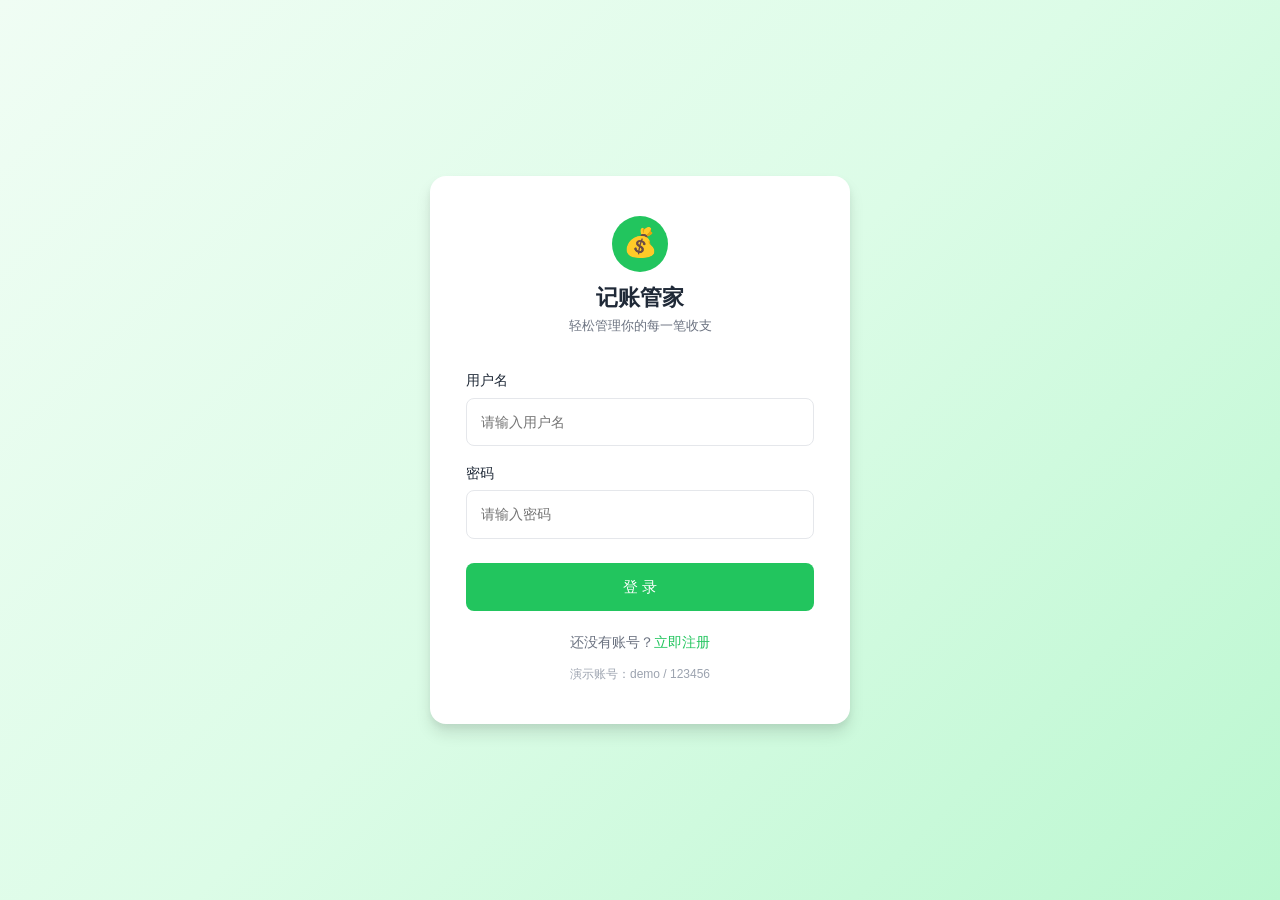
<file: finance-tracker（源代码）/index.html>
<!DOCTYPE html>
<html lang="zh-CN">
<head>
  <meta charset="UTF-8">
  <meta name="viewport" content="width=device-width, initial-scale=1.0">
  <title>仪表盘 - 记账管家</title>
  <link rel="stylesheet" href="css/style.css">
</head>
<body>
  <div class="app-layout">
    <div class="main-area" id="mainArea"></div>
  </div>

  <script src="js/utils/storage.js"></script>
  <script src="js/utils/toast.js"></script>
  <script src="js/utils/format.js"></script>
  <script src="js/main.js"></script>
  <script>
    App.init(true);
    App.generateLayout('仪表盘', 'index');

    const content = document.getElementById('mainContent');
    const user = App.getUser();
    const transactions = Storage.get('transactions', []).filter(t => t.userId === user.id);
    const now = new Date();
    const currentMonth = now.getMonth() + 1;
    const currentYear = now.getFullYear();

    const monthTransactions = transactions.filter(t => {
      const d = new Date(t.date);
      return d.getFullYear() === currentYear && d.getMonth() + 1 === currentMonth;
    });

    let totalIncome = 0, totalExpense = 0;
    monthTransactions.forEach(t => {
      if (t.type === 'income') totalIncome += t.amount;
      else totalExpense += t.amount;
    });
    const balance = totalIncome - totalExpense;

    const recent = [...transactions].sort((a, b) => new Date(b.createdAt) - new Date(a.createdAt)).slice(0, 5);

    content.innerHTML = `
      <div class="page-header">
        <h1 class="page-title">👋 你好，${user.username}</h1>
        <p class="page-desc">${Format.monthLabel(currentYear, currentMonth)} 收支概览</p>
      </div>

      <div class="stat-grid">
        <div class="stat-card income">
          <div class="stat-label">本月收入</div>
          <div class="stat-value">${Format.money(totalIncome)}</div>
          <div class="stat-sub">${monthTransactions.filter(t=>t.type==='income').length} 笔记录</div>
        </div>
        <div class="stat-card expense">
          <div class="stat-label">本月支出</div>
          <div class="stat-value">${Format.money(totalExpense)}</div>
          <div class="stat-sub">${monthTransactions.filter(t=>t.type==='expense').length} 笔记录</div>
        </div>
        <div class="stat-card balance">
          <div class="stat-label">本月结余</div>
          <div class="stat-value">${Format.money(balance)}</div>
          <div class="stat-sub">${balance >= 0 ? '👍 收支平衡' : '⚠ 超支提醒'}</div>
        </div>
      </div>

      <div class="quick-actions">
        <a class="quick-action qa-income" href="add.html?type=income">
          <div class="qa-icon">💵</div>
          <div class="qa-text">记收入</div>
        </a>
        <a class="quick-action qa-expense" href="add.html?type=expense">
          <div class="qa-icon">💸</div>
          <div class="qa-text">记支出</div>
        </a>
        <a class="quick-action qa-chart" href="statistics.html">
          <div class="qa-icon">📊</div>
          <div class="qa-text">看统计</div>
        </a>
        <a class="quick-action qa-budget" href="budget.html">
          <div class="qa-icon">🎯</div>
          <div class="qa-text">设预算</div>
        </a>
      </div>

      <div class="card">
        <div class="card-header">
          <span class="card-title">📋 近期记录</span>
          <a href="list.html" class="btn btn-outline btn-sm">查看全部 →</a>
        </div>
        <div class="recent-list">
          ${recent.length === 0 ? `
            <div class="empty-state">
              <div class="empty-icon">📝</div>
              <div class="empty-text">还没有记账记录</div>
              <a href="add.html" class="btn btn-primary btn-sm">记一笔</a>
            </div>
          ` : recent.map(t => {
            const catIcon = App.getCategoryIcon(t.type, t.category);
            const catName = App.getCategoryName(t.type, t.category);
            const catColor = t.type === 'income' ? '#dcfce7' : '#fef2f2';
            const textColor = t.type === 'income' ? '#16a34a' : '#dc2626';
            return `
              <div class="recent-item">
                <div class="recent-left">
                  <div class="recent-category-icon" style="background:${catColor};color:${textColor}">${catIcon}</div>
                  <div class="recent-info">
                    <div class="recent-cat">${catName}</div>
                    <div class="recent-date">${Format.date(t.date)}</div>
                  </div>
                </div>
                <div class="recent-right">
                  <div class="recent-amount ${t.type}">${t.type === 'income' ? '+' : '-'}${Format.money(t.amount)}</div>
                  ${t.note ? `<div class="recent-note">${t.note}</div>` : ''}
                </div>
              </div>
            `;
          }).join('')}
        </div>
      </div>
    `;

    document.title = '仪表盘 - 记账管家';
  </script>
</body>
</html>
</file>
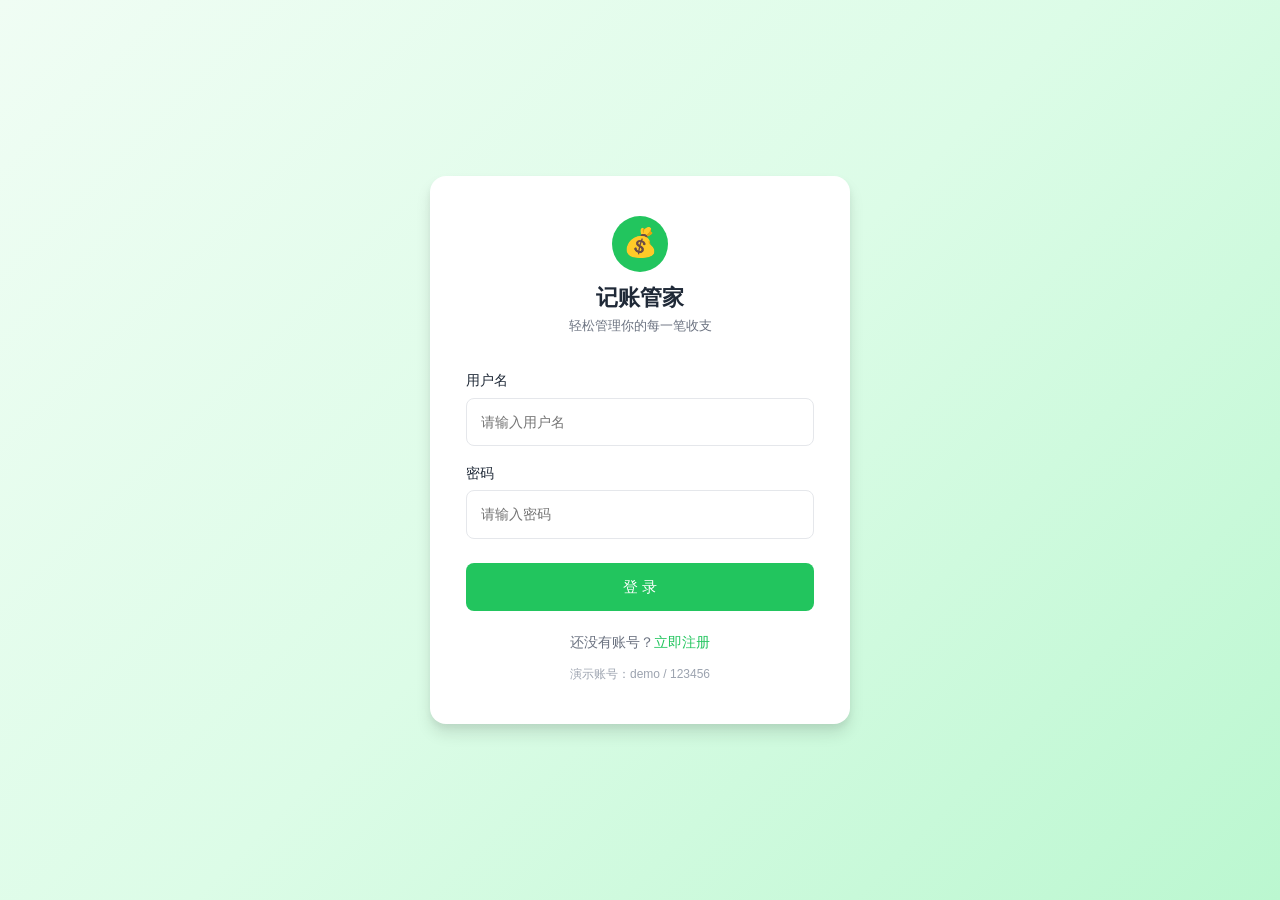
<file: finance-tracker（源代码）/add.html>
<!DOCTYPE html>
<html lang="zh-CN">
<head>
  <meta charset="UTF-8">
  <meta name="viewport" content="width=device-width, initial-scale=1.0">
  <title>记一笔 - 记账管家</title>
  <link rel="stylesheet" href="css/style.css">
</head>
<body>
  <div class="app-layout">
    <div class="main-area" id="mainArea"></div>
  </div>

  <script src="js/utils/storage.js"></script>
  <script src="js/utils/toast.js"></script>
  <script src="js/utils/format.js"></script>
  <script src="js/main.js"></script>
  <script>
    App.init(true);
    App.generateLayout('记一笔', 'add');

    const content = document.getElementById('mainContent');
    const user = App.getUser();
    const urlParams = new URLSearchParams(window.location.search);
    const defaultType = urlParams.get('type') || 'expense';
    const editId = urlParams.get('edit');
    let editingTransaction = null;

    if (editId) {
      const all = Storage.get('transactions', []);
      editingTransaction = all.find(t => t.id === parseInt(editId) && t.userId === user.id);
    }

    function renderCategoryOptions(type, selected) {
      return App.getCategories(type).map(c =>
        `<option value="${c.id}" data-icon="${c.icon}" ${c.id === selected ? 'selected' : ''}>${c.icon} ${c.name}</option>`
      ).join('');
    }

    const incomeCats = renderCategoryOptions('income', editingTransaction?.type === 'income' ? editingTransaction.category : 'salary');
    const expenseCats = renderCategoryOptions('expense', editingTransaction?.type === 'expense' ? editingTransaction.category : 'food');
    const initType = editingTransaction ? editingTransaction.type : defaultType;

    content.innerHTML = `
      <div class="page-header">
        <h1 class="page-title">${editingTransaction ? '✏️ 编辑记录' : '✏️ 记一笔'}</h1>
        <p class="page-desc">${editingTransaction ? '修改收支记录' : '记录你的收入或支出'}</p>
      </div>

      <div class="card" style="max-width:560px;">
        <form id="transactionForm" novalidate>
          <div class="form-group">
            <label class="form-label">类型</label>
            <div style="display:flex;gap:12px;">
              <label style="flex:1;display:flex;align-items:center;gap:8px;padding:12px;border:2px solid var(--border);border-radius:var(--radius);cursor:pointer;" id="typeIncome">
                <input type="radio" name="type" value="income" ${initType === 'income' ? 'checked' : ''} style="accent-color:#22c55e;">
                <span>💰 收入</span>
              </label>
              <label style="flex:1;display:flex;align-items:center;gap:8px;padding:12px;border:2px solid var(--border);border-radius:var(--radius);cursor:pointer;" id="typeExpense">
                <input type="radio" name="type" value="expense" ${initType === 'expense' ? 'checked' : ''} style="accent-color:#ef4444;">
                <span>💸 支出</span>
              </label>
            </div>
          </div>

          <div class="form-group">
            <label class="form-label" for="amount">金额</label>
            <input type="number" id="amount" class="form-input" placeholder="请输入金额" step="0.01" min="0.01" value="${editingTransaction ? editingTransaction.amount : ''}" required>
            <div class="form-error" id="amountError"></div>
          </div>

          <div class="form-group">
            <label class="form-label" for="category">分类</label>
            <select id="category" class="form-select" required>
              ${initType === 'income' ? incomeCats : expenseCats}
            </select>
          </div>

          <div class="form-group">
            <label class="form-label" for="date">日期</label>
            <input type="date" id="date" class="form-input" value="${editingTransaction ? editingTransaction.date : new Date().toISOString().slice(0,10)}" required>
          </div>

          <div class="form-group">
            <label class="form-label" for="note">备注（可选）</label>
            <input type="text" id="note" class="form-input" placeholder="写个备注..." value="${editingTransaction ? editingTransaction.note || '' : ''}">
          </div>

          <div style="display:flex;gap:12px;margin-top:24px;">
            <button type="submit" class="btn btn-primary btn-lg" style="flex:1;">
              ${editingTransaction ? '保存修改' : '提交记录'}
            </button>
            <a href="${editingTransaction ? 'detail.html?id=' + editingTransaction.id : 'list.html'}" class="btn btn-outline btn-lg">取消</a>
          </div>
        </form>
      </div>
    `;

    function switchCategories(type) {
      const catSelect = document.getElementById('category');
      catSelect.innerHTML = type === 'income' ? incomeCats : expenseCats;
    }

    document.querySelectorAll('input[name="type"]').forEach(radio => {
      radio.addEventListener('change', () => switchCategories(radio.value));
    });

    document.getElementById('transactionForm').addEventListener('submit', function(e) {
      e.preventDefault();
      let valid = true;

      const type = document.querySelector('input[name="type"]:checked').value;
      const amount = parseFloat(document.getElementById('amount').value);
      const category = document.getElementById('category').value;
      const date = document.getElementById('date').value;
      const note = document.getElementById('note').value.trim();

      document.getElementById('amountError').textContent = '';

      if (!amount || amount <= 0) {
        document.getElementById('amountError').textContent = '请输入有效的金额';
        valid = false;
      }

      if (!valid) return;

      const transactions = Storage.get('transactions', []);

      if (editingTransaction) {
        const idx = transactions.findIndex(t => t.id === editingTransaction.id);
        if (idx !== -1) {
          transactions[idx] = { ...transactions[idx], type, amount, category, date, note, updatedAt: new Date().toISOString() };
        }
        Storage.set('transactions', transactions);
        Toast.success('记录已更新');
        setTimeout(() => { window.location.href = 'detail.html?id=' + editingTransaction.id; }, 500);
      } else {
        const newTransaction = {
          id: Date.now(),
          userId: user.id,
          type,
          amount,
          category,
          date,
          note,
          createdAt: new Date().toISOString()
        };
        transactions.push(newTransaction);
        Storage.set('transactions', transactions);
        Toast.success('记账成功！');
        setTimeout(() => { window.location.href = 'list.html'; }, 500);
      }
    });

    document.title = editingTransaction ? '编辑记录 - 记账管家' : '记一笔 - 记账管家';
  </script>
</body>
</html>
</file>
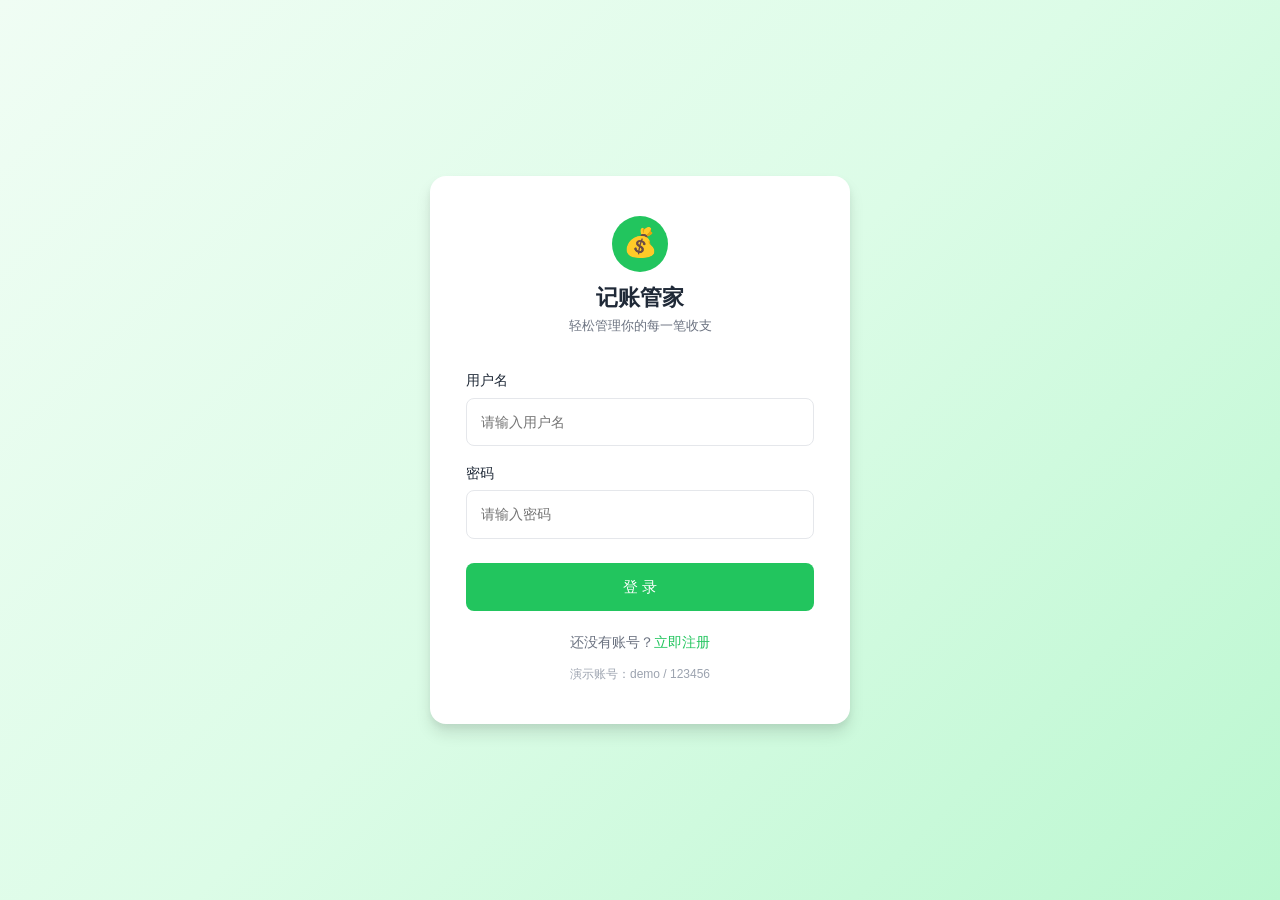
<file: finance-tracker（源代码）/budget.html>
<!DOCTYPE html>
<html lang="zh-CN">
<head>
  <meta charset="UTF-8">
  <meta name="viewport" content="width=device-width, initial-scale=1.0">
  <title>预算管理 - 记账管家</title>
  <link rel="stylesheet" href="css/style.css">
</head>
<body>
  <div class="app-layout">
    <div class="main-area" id="mainArea"></div>
  </div>

  <script src="js/utils/storage.js"></script>
  <script src="js/utils/toast.js"></script>
  <script src="js/utils/format.js"></script>
  <script src="js/main.js"></script>
  <script>
    App.init(true);
    App.generateLayout('预算管理', 'budget');

    const content = document.getElementById('mainContent');
    const user = App.getUser();
    const now = new Date();
    const currentMonth = now.getMonth() + 1;
    const currentYear = now.getFullYear();

    function getBudgets() {
      const all = Storage.get('budgets', {});
      return all[user.id] || {};
    }

    function saveBudgets(budgets) {
      const all = Storage.get('budgets', {});
      all[user.id] = budgets;
      Storage.set('budgets', all);
    }

    function getMonthExpenses() {
      const transactions = Storage.get('transactions', []).filter(t => t.userId === user.id);
      return transactions.filter(t => {
        const d = new Date(t.date);
        return d.getFullYear() === currentYear && d.getMonth() + 1 === currentMonth && t.type === 'expense';
      });
    }

    function render() {
      const budgets = getBudgets();
      const monthExpenses = getMonthExpenses();
      const categories = App.getCategories('expense');

      const spentByCat = {};
      monthExpenses.forEach(t => {
        spentByCat[t.category] = (spentByCat[t.category] || 0) + t.amount;
      });

      let totalBudget = 0;
      let totalSpent = 0;
      const budgetItems = categories.map(cat => {
        const limit = budgets[cat.id] || 0;
        const spent = spentByCat[cat.id] || 0;
        totalBudget += limit;
        totalSpent += spent;
        const percent = limit > 0 ? Math.round((spent / limit) * 100) : 0;
        let status = 'safe';
        if (percent >= 100) status = 'danger';
        else if (percent >= 80) status = 'warning';
        return { ...cat, limit, spent, percent, status };
      });

      content.innerHTML = `
        <div class="page-header flex-between">
          <div>
            <h1 class="page-title">🎯 预算管理</h1>
            <p class="page-desc">${Format.monthLabel(currentYear, currentMonth)} | 总预算 ${Format.money(totalBudget)} | 已支出 ${Format.money(totalSpent)}</p>
          </div>
        </div>

        <div class="stat-grid">
          <div class="stat-card">
            <div class="stat-label">本月总预算</div>
            <div class="stat-value">${Format.money(totalBudget)}</div>
          </div>
          <div class="stat-card expense">
            <div class="stat-label">本月已支出</div>
            <div class="stat-value">${Format.money(totalSpent)}</div>
          </div>
          <div class="stat-card ${totalBudget - totalSpent < 0 ? 'expense' : 'balance'}">
            <div class="stat-label">本月剩余</div>
            <div class="stat-value">${Format.money(Math.max(0, totalBudget - totalSpent))}</div>
            <div class="stat-sub">${totalBudget - totalSpent < 0 ? '⚠ 已超出预算' : '👍 预算内'}</div>
          </div>
        </div>

        <div class="card">
          <div class="card-header">
            <span class="card-title">📋 分类预算设置</span>
          </div>
          <div class="budget-list" id="budgetList">
            ${budgetItems.map(item => `
              <div class="budget-item">
                <div class="budget-icon" style="background:${item.status === 'danger' ? '#fef2f2' : item.status === 'warning' ? '#fffbeb' : '#dcfce7'};color:${item.color};">
                  ${item.icon}
                </div>
                <div class="budget-info">
                  <div class="budget-cat">${item.name}</div>
                  <div class="budget-status">
                    ${item.limit > 0 ? `已花 ${Format.money(item.spent)} / 预算 ${Format.money(item.limit)}` : '未设置预算'}
                    ${item.status === 'danger' ? '<span class="over-budget-badge">超支</span>' : ''}
                    ${item.status === 'warning' ? '<span style="color:#f59e0b;font-size:12px;margin-left:4px;">即将超支</span>' : ''}
                  </div>
                </div>
                ${item.limit > 0 ? `
                  <div class="budget-progress">
                    <div class="progress-bar">
                      <div class="progress-fill ${item.status}" style="width:${Math.min(100, item.percent)}%"></div>
                    </div>
                    <div class="progress-text">${item.percent}%</div>
                  </div>
                ` : '<div style="width:140px;"></div>'}
                <div class="budget-amount">
                  <div class="ba-value">${item.limit > 0 ? Format.money(item.limit) : '-'}</div>
                  ${item.limit > 0 ? `<div class="ba-limit">月预算</div>` : ''}
                </div>
                <button class="btn btn-outline btn-sm set-budget-btn" data-id="${item.id}" data-name="${item.name}" data-icon="${item.icon}" data-current="${item.limit}">
                  ${item.limit > 0 ? '修改' : '设置'}
                </button>
              </div>
            `).join('')}
          </div>
        </div>
      `;

      bindEvents(budgets);
    }

    function bindEvents(budgets) {
      document.querySelectorAll('.set-budget-btn').forEach(btn => {
        btn.addEventListener('click', () => {
          const catId = btn.dataset.id;
          const catName = btn.dataset.name;
          const catIcon = btn.dataset.icon;
          const current = parseFloat(btn.dataset.current) || 0;

          showBudgetModal(catId, catName, catIcon, current, (newLimit) => {
            budgets[catId] = newLimit;
            saveBudgets(budgets);
            Toast.success(`${catName}预算已更新为 ${Format.money(newLimit)}`);
            render();
          });
        });
      });
    }

    function showBudgetModal(catId, catName, catIcon, current, onSave) {
      const overlay = document.createElement('div');
      overlay.className = 'modal-overlay';
      overlay.innerHTML = `
        <div class="modal">
          <div class="modal-title">${catIcon} 设置 ${catName} 月预算</div>
          <div class="form-group">
            <label class="form-label">预算金额（元）</label>
            <input type="number" class="form-input" id="budgetAmount" value="${current || ''}" placeholder="输入月预算金额，0表示不限制" step="0.01" min="0">
          </div>
          <div style="display:flex;gap:8px;margin-top:16px;">
            <button class="btn btn-outline" id="cancelBudget" style="flex:1;">取消</button>
            <button class="btn btn-primary" id="saveBudget" style="flex:1;">保存</button>
          </div>
        </div>
      `;
      document.body.appendChild(overlay);

      const close = () => overlay.remove();
      document.getElementById('cancelBudget').addEventListener('click', close);
      overlay.addEventListener('click', (e) => { if (e.target === overlay) close(); });
      document.getElementById('saveBudget').addEventListener('click', () => {
        const amount = parseFloat(document.getElementById('budgetAmount').value) || 0;
        onSave(Math.max(0, amount));
        close();
      });
    }

    render();
    document.title = '预算管理 - 记账管家';
  </script>
</body>
</html>
</file>
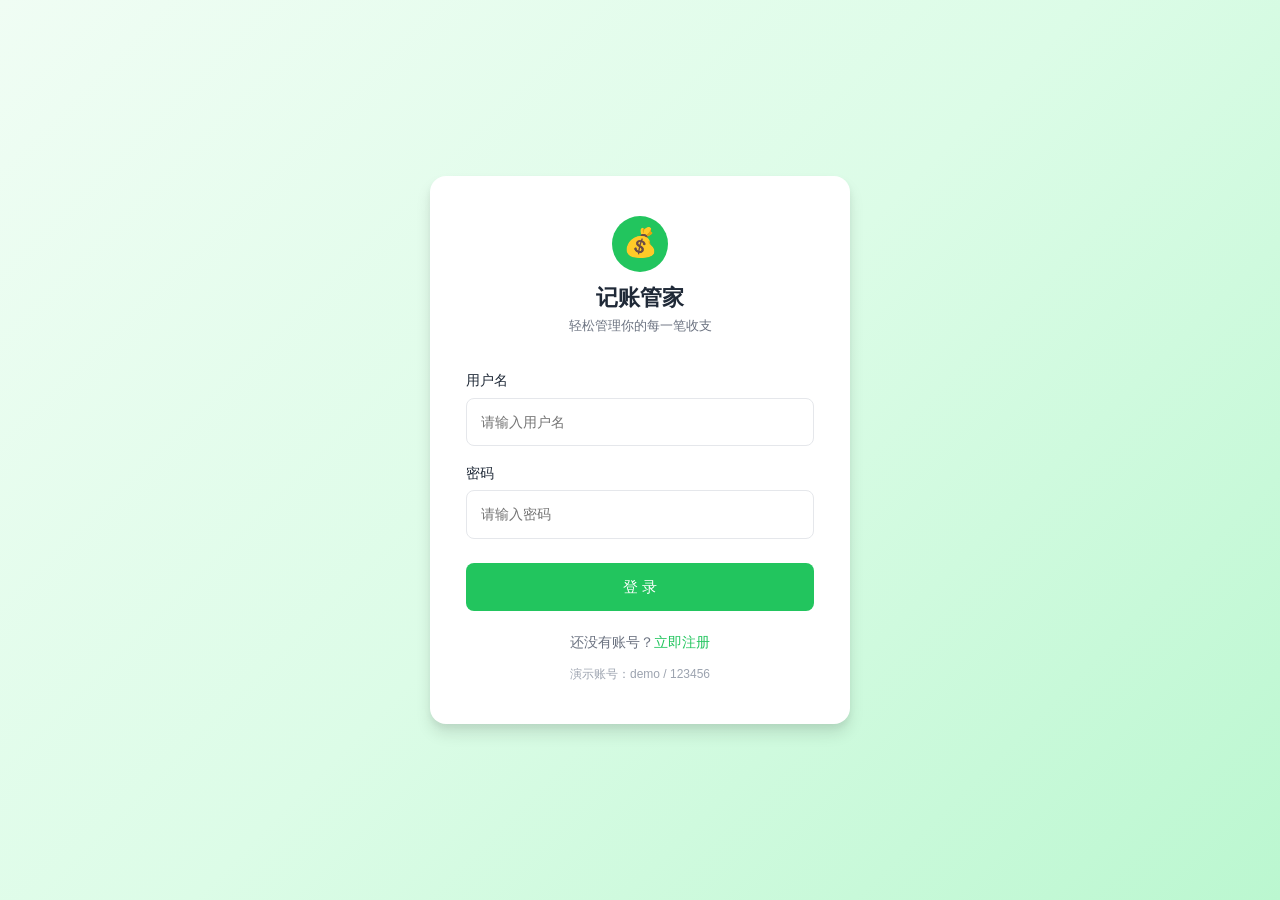
<file: finance-tracker（源代码）/center.html>
<!DOCTYPE html>
<html lang="zh-CN">
<head>
  <meta charset="UTF-8">
  <meta name="viewport" content="width=device-width, initial-scale=1.0">
  <title>个人中心 - 记账管家</title>
  <link rel="stylesheet" href="css/style.css">
</head>
<body>
  <div class="app-layout">
    <div class="main-area" id="mainArea"></div>
  </div>

  <script src="js/utils/storage.js"></script>
  <script src="js/utils/toast.js"></script>
  <script src="js/utils/format.js"></script>
  <script src="js/main.js"></script>
  <script>
    App.init(true);
    App.generateLayout('个人中心', 'center');

    const content = document.getElementById('mainContent');
    const user = App.getUser();
    const transactions = Storage.get('transactions', []).filter(t => t.userId === user.id);
    const totalCount = transactions.length;
    const totalIncome = transactions.filter(t => t.type === 'income').reduce((s, t) => s + t.amount, 0);
    const totalExpense = transactions.filter(t => t.type === 'expense').reduce((s, t) => s + t.amount, 0);
    const initial = user.username.charAt(0).toUpperCase();

    content.innerHTML = `
      <div class="center-header">
        <div class="center-avatar">${initial}</div>
        <div class="center-name">${user.username}</div>
        <div class="center-join">📅 注册于 ${Format.date(user.createdAt)}</div>
        <div class="center-stats">
          <div class="center-stat">
            <div class="cs-value">${totalCount}</div>
            <div class="cs-label">总记录</div>
          </div>
          <div class="center-stat">
            <div class="cs-value" style="color:#22c55e;">${Format.money(totalIncome)}</div>
            <div class="cs-label">总收入</div>
          </div>
          <div class="center-stat">
            <div class="cs-value" style="color:#ef4444;">${Format.money(totalExpense)}</div>
            <div class="cs-label">总支出</div>
          </div>
        </div>
      </div>

      <div class="card" style="max-width:480px;margin:0 auto;">
        <div class="card-header">
          <span class="card-title">👤 个人信息</span>
        </div>
        <form id="profileForm" novalidate>
          <div class="form-group">
            <label class="form-label">用户名</label>
            <input type="text" class="form-input" value="${user.username}" disabled style="opacity:0.6;">
            <div style="font-size:11px;color:var(--text-muted);margin-top:4px;">用户名不可修改</div>
          </div>
          <div class="form-group">
            <label class="form-label" for="phone">手机号</label>
            <input type="tel" id="phone" class="form-input" value="${user.phone || ''}" placeholder="请输入手机号">
            <div class="form-error" id="phoneError"></div>
          </div>
          <div class="form-group">
            <label class="form-label" for="newPassword">新密码（留空则不修改）</label>
            <input type="password" id="newPassword" class="form-input" placeholder="至少6位">
            <div class="form-error" id="newPasswordError"></div>
          </div>
          <button type="submit" class="btn btn-primary btn-block">保存修改</button>
        </form>
      </div>

      <div style="max-width:480px;margin:24px auto 0;text-align:center;">
        <a href="index.html" class="btn btn-outline">返回首页</a>
      </div>
    `;

    document.getElementById('profileForm').addEventListener('submit', function(e) {
      e.preventDefault();
      const phone = document.getElementById('phone').value.trim();
      const newPassword = document.getElementById('newPassword').value;

      document.getElementById('phoneError').textContent = '';
      document.getElementById('newPasswordError').textContent = '';

      let valid = true;
      if (phone && !/^1[3-9]\d{9}$/.test(phone)) {
        document.getElementById('phoneError').textContent = '请输入有效的手机号';
        valid = false;
      }
      if (newPassword && newPassword.length < 6) {
        document.getElementById('newPasswordError').textContent = '新密码至少6位';
        valid = false;
      }
      if (!valid) return;

      const users = Storage.get('users', []);
      const userIdx = users.findIndex(u => u.id === user.id);
      if (userIdx !== -1) {
        users[userIdx].phone = phone;
        if (newPassword) users[userIdx].password = newPassword;
        Storage.set('users', users);

        const currentUser = Storage.get('currentUser');
        currentUser.phone = phone;
        Storage.set('currentUser', currentUser);

        Toast.success('个人信息已更新');
        if (newPassword) {
          Toast.info('密码已修改，下次请使用新密码登录');
        }
      }
    });

    document.title = '个人中心 - 记账管家';
  </script>
</body>
</html>
</file>
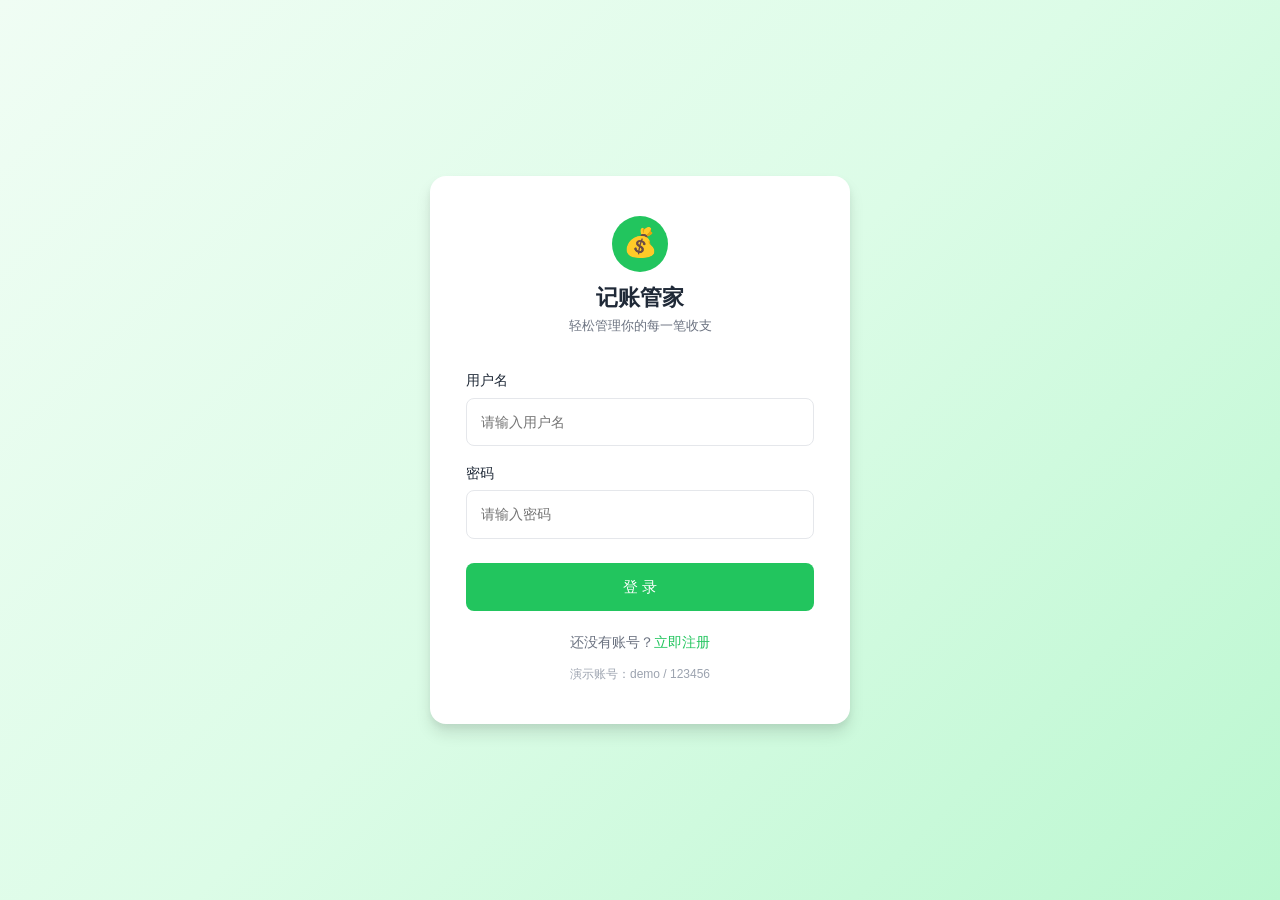
<file: finance-tracker（源代码）/detail.html>
<!DOCTYPE html>
<html lang="zh-CN">
<head>
  <meta charset="UTF-8">
  <meta name="viewport" content="width=device-width, initial-scale=1.0">
  <title>记录详情 - 记账管家</title>
  <link rel="stylesheet" href="css/style.css">
</head>
<body>
  <div class="app-layout">
    <div class="main-area" id="mainArea"></div>
  </div>

  <script src="js/utils/storage.js"></script>
  <script src="js/utils/toast.js"></script>
  <script src="js/utils/format.js"></script>
  <script src="js/main.js"></script>
  <script>
    App.init(true);
    App.generateLayout('记录详情', 'list');

    const content = document.getElementById('mainContent');
    const user = App.getUser();
    const urlParams = new URLSearchParams(window.location.search);
    const id = parseInt(urlParams.get('id'));

    if (!id) {
      Toast.error('缺少记录ID');
      setTimeout(() => { window.location.href = 'list.html'; }, 500);
    } else {
      const transactions = Storage.get('transactions', []);
      const t = transactions.find(tx => tx.id === id && tx.userId === user.id);

      if (!t) {
        content.innerHTML = `
          <div class="empty-state">
            <div class="empty-icon">🔍</div>
            <div class="empty-text">记录不存在</div>
            <a href="list.html" class="btn btn-primary btn-sm">返回列表</a>
          </div>
        `;
      } else {
        const catIcon = App.getCategoryIcon(t.type, t.category);
        const catName = App.getCategoryName(t.type, t.category);
        const typeLabel = t.type === 'income' ? '收入' : '支出';
        const amountColor = t.type === 'income' ? '#22c55e' : '#ef4444';
        const amountPrefix = t.type === 'income' ? '+' : '-';

        content.innerHTML = `
          <div class="page-header">
            <h1 class="page-title">📄 记录详情</h1>
            <div style="display:flex;gap:8px;margin-top:8px;">
              <a href="add.html?edit=${t.id}" class="btn btn-outline btn-sm">✏️ 编辑</a>
              <button id="deleteDetailBtn" class="btn btn-outline btn-sm" style="color:var(--danger);">🗑 删除</button>
            </div>
          </div>

          <div class="card detail-card">
            <div style="text-align:center;padding:24px 0;">
              <div style="font-size:48px;margin-bottom:8px;">${catIcon}</div>
              <div style="font-size:32px;font-weight:700;color:${amountColor};">
                ${amountPrefix}${Format.money(t.amount)}
              </div>
              <div style="margin-top:4px;">
                <span class="badge badge-${t.type}">${typeLabel}</span>
                <span style="color:var(--text-secondary);margin-left:8px;">${catName}</span>
              </div>
            </div>

            <div class="detail-field">
              <div class="detail-label">日期</div>
              <div class="detail-value">${Format.date(t.date)}</div>
            </div>
            <div class="detail-field">
              <div class="detail-label">分类</div>
              <div class="detail-value">${catIcon} ${catName}</div>
            </div>
            <div class="detail-field">
              <div class="detail-label">金额</div>
              <div class="detail-value" style="color:${amountColor};font-weight:600;">${amountPrefix}${Format.money(t.amount)}</div>
            </div>
            <div class="detail-field">
              <div class="detail-label">备注</div>
              <div class="detail-value">${t.note || '无'}</div>
            </div>
            <div class="detail-field">
              <div class="detail-label">记录时间</div>
              <div class="detail-value">${Format.date(t.createdAt, true)}</div>
            </div>
            ${t.updatedAt ? `
            <div class="detail-field">
              <div class="detail-label">修改时间</div>
              <div class="detail-value">${Format.date(t.updatedAt, true)}</div>
            </div>
            ` : ''}
          </div>
        `;

        document.getElementById('deleteDetailBtn').addEventListener('click', () => {
          if (confirm('确定要删除这条记录吗？此操作不可撤销。')) {
            const all = Storage.get('transactions', []);
            Storage.set('transactions', all.filter(tx => tx.id !== id));
            Toast.success('记录已删除');
            setTimeout(() => { window.location.href = 'list.html'; }, 500);
          }
        });
      }
    }

    document.title = '记录详情 - 记账管家';
  </script>
</body>
</html>
</file>
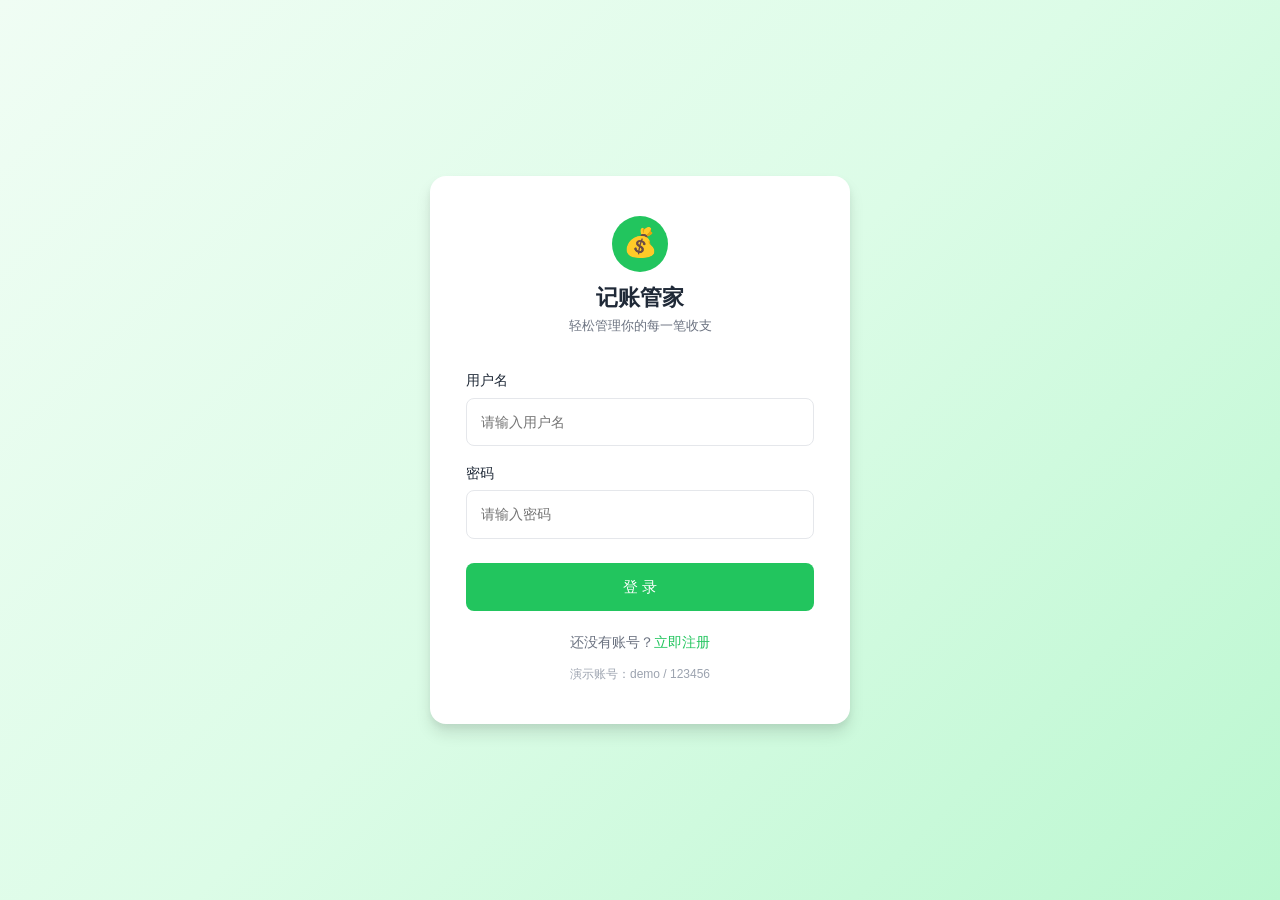
<file: finance-tracker（源代码）/list.html>
<!DOCTYPE html>
<html lang="zh-CN">
<head>
  <meta charset="UTF-8">
  <meta name="viewport" content="width=device-width, initial-scale=1.0">
  <title>收支明细 - 记账管家</title>
  <link rel="stylesheet" href="css/style.css">
</head>
<body>
  <div class="app-layout">
    <div class="main-area" id="mainArea"></div>
  </div>

  <script src="js/utils/storage.js"></script>
  <script src="js/utils/toast.js"></script>
  <script src="js/utils/format.js"></script>
  <script src="js/main.js"></script>
  <script>
    App.init(true);
    App.generateLayout('收支明细', 'list');

    const content = document.getElementById('mainContent');
    const user = App.getUser();
    let allTransactions = [];
    let filteredTransactions = [];
    let currentPage = 1;
    const PAGE_SIZE = 10;

    function loadData() {
      allTransactions = Storage.get('transactions', []).filter(t => t.userId === user.id);
      allTransactions.sort((a, b) => new Date(b.date) - new Date(a.date));
      filteredTransactions = [...allTransactions];
    }

    function render() {
      loadData();
      applyFilters();
      renderPage();
    }

    function applyFilters() {
      const typeFilter = document.getElementById('filterType')?.value || '';
      const categoryFilter = document.getElementById('filterCategory')?.value || '';
      const keyword = document.getElementById('searchInput')?.value?.trim().toLowerCase() || '';
      const dateFrom = document.getElementById('filterDateFrom')?.value || '';
      const dateTo = document.getElementById('filterDateTo')?.value || '';

      filteredTransactions = allTransactions.filter(t => {
        if (typeFilter && t.type !== typeFilter) return false;
        if (categoryFilter && t.category !== categoryFilter) return false;
        if (keyword) {
          const catName = App.getCategoryName(t.type, t.category).toLowerCase();
          if (!catName.includes(keyword) && !(t.note && t.note.toLowerCase().includes(keyword))) return false;
        }
        if (dateFrom && t.date < dateFrom) return false;
        if (dateTo && t.date > dateTo) return false;
        return true;
      });
      currentPage = 1;
    }

    function renderPage() {
      const totalPages = Math.ceil(filteredTransactions.length / PAGE_SIZE) || 1;
      const start = (currentPage - 1) * PAGE_SIZE;
      const pageData = filteredTransactions.slice(start, start + PAGE_SIZE);

      const monthTotalIncome = filteredTransactions.filter(t => t.type === 'income').reduce((s, t) => s + t.amount, 0);
      const monthTotalExpense = filteredTransactions.filter(t => t.type === 'expense').reduce((s, t) => s + t.amount, 0);

      content.innerHTML = `
        <div class="page-header">
          <h1 class="page-title">📋 收支明细</h1>
          <p class="page-desc">共 ${filteredTransactions.length} 条记录 | 收入 ${Format.money(monthTotalIncome)} | 支出 ${Format.money(monthTotalExpense)}</p>
        </div>

        <div class="card" style="margin-bottom:20px;">
          <div class="list-toolbar">
            <div class="search-box">
              <span class="search-icon">🔍</span>
              <input type="text" class="form-input" id="searchInput" placeholder="搜索分类或备注...">
            </div>
            <select class="form-select" id="filterType">
              <option value="">全部类型</option>
              <option value="income">收入</option>
              <option value="expense">支出</option>
            </select>
            <select class="form-select" id="filterCategory">
              <option value="">全部分类</option>
            </select>
            <input type="date" class="form-input" id="filterDateFrom" placeholder="开始日期">
            <input type="date" class="form-input" id="filterDateTo" placeholder="结束日期">
            <button class="btn btn-outline btn-sm" id="resetFilter">重置</button>
            <a href="add.html" class="btn btn-primary btn-sm">+ 记一笔</a>
          </div>
        </div>

        <div class="card">
          <div class="table-responsive">
            <table class="data-table">
              <thead>
                <tr>
                  <th>日期</th>
                  <th>类型</th>
                  <th>分类</th>
                  <th>金额</th>
                  <th>备注</th>
                  <th>操作</th>
                </tr>
              </thead>
              <tbody>
                ${pageData.length === 0 ? `
                  <tr><td colspan="6">
                    <div class="empty-state">
                      <div class="empty-icon">📭</div>
                      <div class="empty-text">暂无记录</div>
                    </div>
                  </td></tr>
                ` : pageData.map(t => `
                  <tr>
                    <td>${Format.date(t.date)}</td>
                    <td><span class="badge badge-${t.type}">${t.type === 'income' ? '收入' : '支出'}</span></td>
                    <td>${App.getCategoryIcon(t.type, t.category)} ${App.getCategoryName(t.type, t.category)}</td>
                    <td style="color:${t.type === 'income' ? '#22c55e' : '#ef4444'};font-weight:600;">
                      ${t.type === 'income' ? '+' : '-'}${Format.money(t.amount)}
                    </td>
                    <td>${t.note || '-'}</td>
                    <td>
                      <div class="row-actions">
                        <a href="detail.html?id=${t.id}" class="btn btn-outline btn-sm">详情</a>
                        <button class="btn btn-outline btn-sm delete-btn" data-id="${t.id}" style="color:var(--danger);">删除</button>
                      </div>
                    </td>
                  </tr>
                `).join('')}
              </tbody>
            </table>
          </div>
          ${totalPages > 1 ? `
            <div class="pagination">
              <button class="page-btn" id="prevPage" ${currentPage === 1 ? 'disabled' : ''}>‹</button>
              ${Array.from({length: totalPages}, (_, i) => `
                <button class="page-btn ${i + 1 === currentPage ? 'active' : ''}" data-page="${i + 1}">${i + 1}</button>
              `).join('')}
              <button class="page-btn" id="nextPage" ${currentPage === totalPages ? 'disabled' : ''}>›</button>
            </div>
          ` : ''}
        </div>
      `;

      bindEvents();
      updateCategoryFilter();
    }

    function updateCategoryFilter() {
      const typeFilter = document.getElementById('filterType')?.value || '';
      const catSelect = document.getElementById('filterCategory');
      if (!catSelect) return;

      let options = '<option value="">全部分类</option>';
      if (typeFilter) {
        App.getCategories(typeFilter).forEach(c => {
          options += `<option value="${c.id}">${c.icon} ${c.name}</option>`;
        });
      } else {
        App.getCategories('income').forEach(c => {
          options += `<option value="${c.id}">💰 ${c.name}</option>`;
        });
        App.getCategories('expense').forEach(c => {
          options += `<option value="${c.id}">💸 ${c.name}</option>`;
        });
      }
      catSelect.innerHTML = options;
    }

    function bindEvents() {
      document.getElementById('searchInput')?.addEventListener('input', () => { applyFilters(); renderPage(); });
      document.getElementById('filterType')?.addEventListener('change', () => { updateCategoryFilter(); applyFilters(); renderPage(); });
      document.getElementById('filterCategory')?.addEventListener('change', () => { applyFilters(); renderPage(); });
      document.getElementById('filterDateFrom')?.addEventListener('change', () => { applyFilters(); renderPage(); });
      document.getElementById('filterDateTo')?.addEventListener('change', () => { applyFilters(); renderPage(); });
      document.getElementById('resetFilter')?.addEventListener('click', () => {
        document.getElementById('searchInput').value = '';
        document.getElementById('filterType').value = '';
        document.getElementById('filterCategory').value = '';
        document.getElementById('filterDateFrom').value = '';
        document.getElementById('filterDateTo').value = '';
        updateCategoryFilter();
        applyFilters();
        renderPage();
      });

      document.getElementById('prevPage')?.addEventListener('click', () => {
        if (currentPage > 1) { currentPage--; renderPage(); }
      });
      document.getElementById('nextPage')?.addEventListener('click', () => {
        const totalPages = Math.ceil(filteredTransactions.length / PAGE_SIZE) || 1;
        if (currentPage < totalPages) { currentPage++; renderPage(); }
      });
      document.querySelectorAll('.page-btn[data-page]').forEach(btn => {
        btn.addEventListener('click', () => { currentPage = parseInt(btn.dataset.page); renderPage(); });
      });

      document.querySelectorAll('.delete-btn').forEach(btn => {
        btn.addEventListener('click', () => {
          const id = parseInt(btn.dataset.id);
          if (confirm('确定要删除这条记录吗？')) {
            const all = Storage.get('transactions', []);
            Storage.set('transactions', all.filter(t => t.id !== id));
            Toast.success('已删除');
            render();
          }
        });
      });
    }

    render();
    document.title = '收支明细 - 记账管家';
  </script>
</body>
</html>
</file>
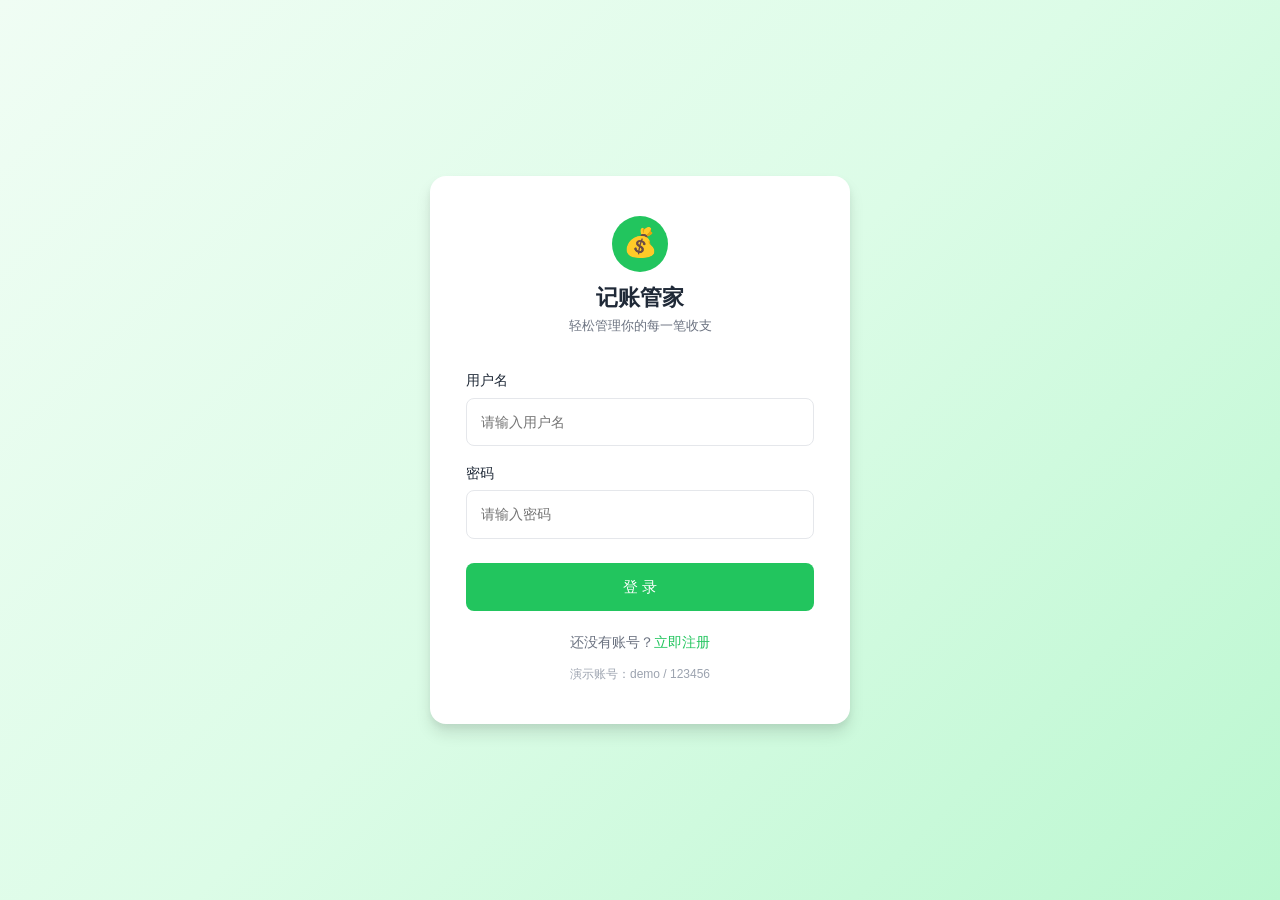
<file: finance-tracker（源代码）/login.html>
<!DOCTYPE html>
<html lang="zh-CN">
<head>
  <meta charset="UTF-8">
  <meta name="viewport" content="width=device-width, initial-scale=1.0">
  <title>登录 - 记账管家</title>
  <link rel="stylesheet" href="css/style.css">
</head>
<body>
  <div class="auth-page">
    <div class="auth-card">
      <div class="auth-logo">
        <div class="logo-circle">💰</div>
        <h2>记账管家</h2>
        <p>轻松管理你的每一笔收支</p>
      </div>
      <form id="loginForm" novalidate>
        <div class="form-group">
          <label class="form-label" for="username">用户名</label>
          <input type="text" id="username" class="form-input" placeholder="请输入用户名" required autocomplete="username">
          <div class="form-error" id="usernameError"></div>
        </div>
        <div class="form-group">
          <label class="form-label" for="password">密码</label>
          <input type="password" id="password" class="form-input" placeholder="请输入密码" required autocomplete="current-password">
          <div class="form-error" id="passwordError"></div>
        </div>
        <button type="submit" class="btn btn-primary btn-lg">登 录</button>
      </form>
      <div class="auth-link">
        还没有账号？<a href="register.html">立即注册</a>
      </div>
      <div style="margin-top:12px;text-align:center;font-size:12px;color:var(--text-muted);">
        演示账号：demo / 123456
      </div>
    </div>
  </div>

  <script src="js/utils/storage.js"></script>
  <script src="js/utils/toast.js"></script>
  <script src="js/main.js"></script>
  <script>
    App.init(false);
    App.initDefaultData();

    const form = document.getElementById('loginForm');

    form.addEventListener('submit', function(e) {
      e.preventDefault();
      let valid = true;

      const username = document.getElementById('username').value.trim();
      const password = document.getElementById('password').value;

      document.getElementById('usernameError').textContent = '';
      document.getElementById('passwordError').textContent = '';
      document.getElementById('username').classList.remove('error');
      document.getElementById('password').classList.remove('error');

      if (!username) {
        document.getElementById('usernameError').textContent = '请输入用户名';
        document.getElementById('username').classList.add('error');
        valid = false;
      }

      if (!password) {
        document.getElementById('passwordError').textContent = '请输入密码';
        document.getElementById('password').classList.add('error');
        valid = false;
      }

      if (!valid) return;

      const users = Storage.get('users', []);
      const user = users.find(u => u.username === username && u.password === password);

      if (!user) {
        Toast.error('用户名或密码错误');
        return;
      }

      Storage.set('currentUser', { id: user.id, username: user.username, phone: user.phone, createdAt: user.createdAt });
      Toast.success('登录成功');
      setTimeout(() => { window.location.href = 'index.html'; }, 500);
    });
  </script>
</body>
</html>
</file>
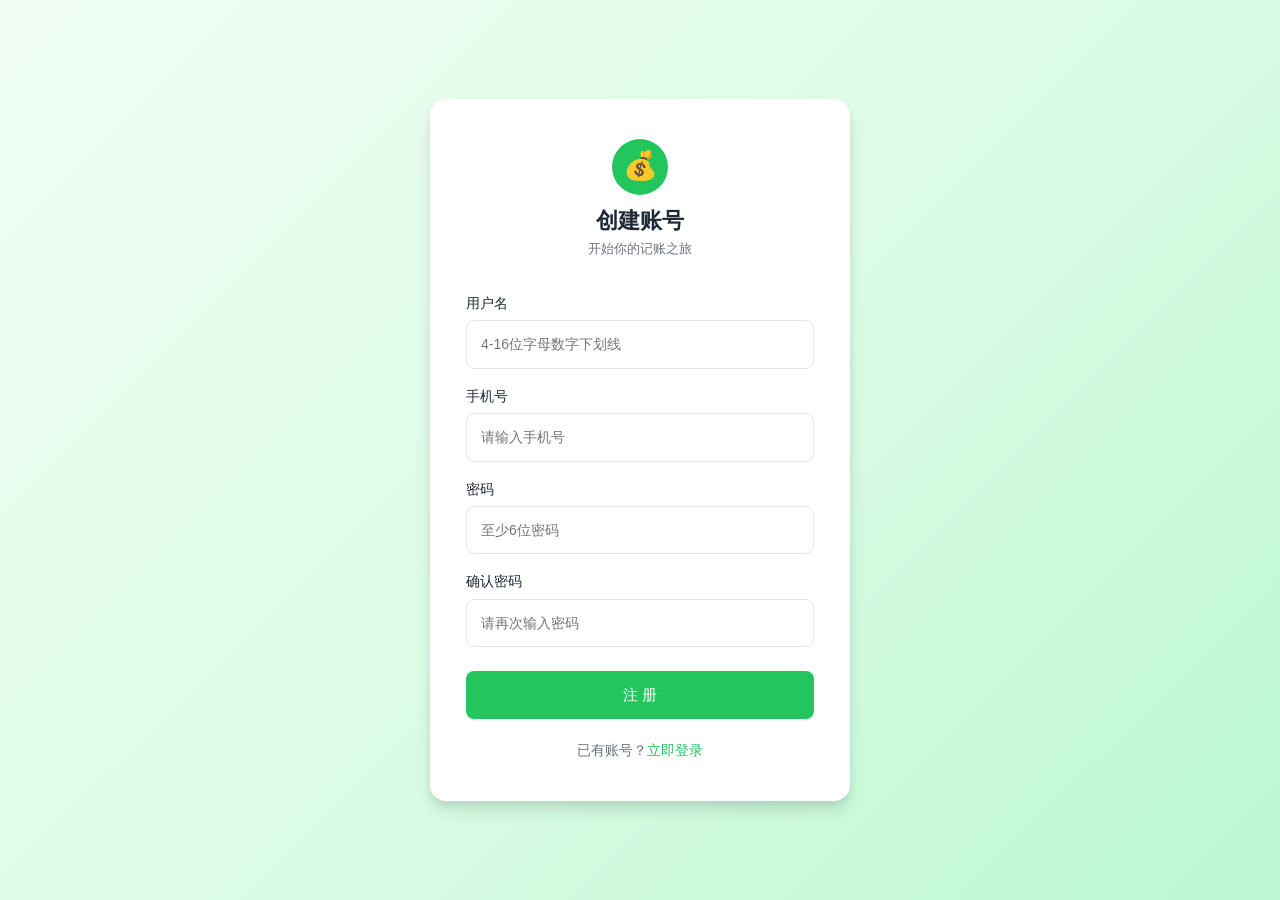
<file: finance-tracker（源代码）/register.html>
<!DOCTYPE html>
<html lang="zh-CN">
<head>
  <meta charset="UTF-8">
  <meta name="viewport" content="width=device-width, initial-scale=1.0">
  <title>注册 - 记账管家</title>
  <link rel="stylesheet" href="css/style.css">
</head>
<body>
  <div class="auth-page">
    <div class="auth-card">
      <div class="auth-logo">
        <div class="logo-circle">💰</div>
        <h2>创建账号</h2>
        <p>开始你的记账之旅</p>
      </div>
      <form id="registerForm" novalidate>
        <div class="form-group">
          <label class="form-label" for="username">用户名</label>
          <input type="text" id="username" class="form-input" placeholder="4-16位字母数字下划线" required>
          <div class="form-error" id="usernameError"></div>
        </div>
        <div class="form-group">
          <label class="form-label" for="phone">手机号</label>
          <input type="tel" id="phone" class="form-input" placeholder="请输入手机号" required>
          <div class="form-error" id="phoneError"></div>
        </div>
        <div class="form-group">
          <label class="form-label" for="password">密码</label>
          <input type="password" id="password" class="form-input" placeholder="至少6位密码" required>
          <div class="form-error" id="passwordError"></div>
        </div>
        <div class="form-group">
          <label class="form-label" for="confirmPassword">确认密码</label>
          <input type="password" id="confirmPassword" class="form-input" placeholder="请再次输入密码" required>
          <div class="form-error" id="confirmPasswordError"></div>
        </div>
        <button type="submit" class="btn btn-primary btn-lg">注 册</button>
      </form>
      <div class="auth-link">
        已有账号？<a href="login.html">立即登录</a>
      </div>
    </div>
  </div>

  <script src="js/utils/storage.js"></script>
  <script src="js/utils/toast.js"></script>
  <script src="js/main.js"></script>
  <script>
    App.init(false);
    App.initDefaultData();

    const form = document.getElementById('registerForm');

    function showError(id, msg) {
      document.getElementById(id).textContent = msg;
      document.getElementById(id.replace('Error', '')).classList.add('error');
    }
    function clearError(id) {
      document.getElementById(id).textContent = '';
      document.getElementById(id.replace('Error', '')).classList.remove('error');
    }

    form.addEventListener('submit', function(e) {
      e.preventDefault();
      let valid = true;

      const username = document.getElementById('username').value.trim();
      const phone = document.getElementById('phone').value.trim();
      const password = document.getElementById('password').value;
      const confirmPassword = document.getElementById('confirmPassword').value;

      [ 'usernameError', 'phoneError', 'passwordError', 'confirmPasswordError' ].forEach(clearError);

      if (!/^[a-zA-Z0-9_]{4,16}$/.test(username)) {
        showError('usernameError', '用户名须为4-16位字母、数字或下划线');
        valid = false;
      }

      if (!/^1[3-9]\d{9}$/.test(phone)) {
        showError('phoneError', '请输入有效的手机号码');
        valid = false;
      }

      if (password.length < 6) {
        showError('passwordError', '密码长度不能少于6位');
        valid = false;
      }

      if (password !== confirmPassword) {
        showError('confirmPasswordError', '两次密码输入不一致');
        valid = false;
      }

      if (!valid) return;

      const users = Storage.get('users', []);
      if (users.find(u => u.username === username)) {
        showError('usernameError', '该用户名已被注册');
        return;
      }

      const newUser = {
        id: Date.now(),
        username,
        password,
        phone,
        createdAt: new Date().toISOString()
      };
      users.push(newUser);
      Storage.set('users', users);

      Toast.success('注册成功，请登录');
      setTimeout(() => { window.location.href = 'login.html'; }, 800);
    });
  </script>
</body>
</html>
</file>
<file: finance-tracker（源代码）/css/style.css>
@import url('./common/reset.css');
@import url('./common/common.css');
@import url('./common/responsive.css');

/* Auth pages (login/register) */
.auth-page {
  min-height: 100vh;
  display: flex;
  align-items: center;
  justify-content: center;
  background: linear-gradient(135deg, #f0fdf4 0%, #dcfce7 50%, #bbf7d0 100%);
}

[data-theme='dark'] .auth-page {
  background: linear-gradient(135deg, #0f172a 0%, #1e293b 50%, #0f172a 100%);
}

.auth-card {
  width: 100%;
  max-width: 420px;
  background: var(--bg-card);
  border-radius: var(--radius-xl);
  box-shadow: var(--shadow-lg);
  padding: 40px 36px;
}

.auth-logo {
  text-align: center;
  margin-bottom: 32px;
}

.auth-logo .logo-circle {
  width: 56px;
  height: 56px;
  background: var(--primary);
  border-radius: 50%;
  display: inline-flex;
  align-items: center;
  justify-content: center;
  color: #fff;
  font-size: 28px;
  margin-bottom: 12px;
}

.auth-logo h2 {
  font-size: 22px;
  font-weight: 700;
  color: var(--text-primary);
}

.auth-logo p {
  font-size: 13px;
  color: var(--text-secondary);
  margin-top: 4px;
}

.auth-card .form-input {
  padding: 12px 14px;
}

.auth-card .btn {
  width: 100%;
  padding: 12px;
  font-size: 15px;
  margin-top: 8px;
}

.auth-link {
  text-align: center;
  margin-top: 20px;
  font-size: 14px;
  color: var(--text-secondary);
}

.auth-link a {
  color: var(--primary);
  font-weight: 500;
}

/* Dashboard specific */
.quick-actions {
  display: grid;
  grid-template-columns: repeat(4, 1fr);
  gap: 12px;
  margin-bottom: 24px;
}

.quick-action {
  display: flex;
  flex-direction: column;
  align-items: center;
  gap: 8px;
  padding: 20px 16px;
  background: var(--bg-card);
  border: 1px solid var(--border);
  border-radius: var(--radius-lg);
  cursor: pointer;
  transition: all var(--transition);
}

.quick-action:hover {
  border-color: var(--primary);
  box-shadow: var(--shadow-md);
  transform: translateY(-2px);
}

.quick-action .qa-icon {
  width: 44px;
  height: 44px;
  border-radius: 50%;
  display: flex;
  align-items: center;
  justify-content: center;
  font-size: 20px;
}

.quick-action .qa-text {
  font-size: 13px;
  font-weight: 500;
  color: var(--text-primary);
}

.qa-income .qa-icon { background: #dcfce7; color: #16a34a; }
.qa-expense .qa-icon { background: #fef2f2; color: #dc2626; }
.qa-chart .qa-icon { background: #eff6ff; color: #2563eb; }
.qa-budget .qa-icon { background: #fffbeb; color: #d97706; }

[data-theme='dark'] .qa-income .qa-icon { background: #052e16; color: #4ade80; }
[data-theme='dark'] .qa-expense .qa-icon { background: #1c1917; color: #f87171; }
[data-theme='dark'] .qa-chart .qa-icon { background: #172554; color: #60a5fa; }
[data-theme='dark'] .qa-budget .qa-icon { background: #1c1917; color: #fbbf24; }

.recent-list {
  margin-top: 8px;
}

.recent-item {
  display: flex;
  align-items: center;
  justify-content: space-between;
  padding: 14px 0;
  border-bottom: 1px solid var(--border);
}

.recent-item:last-child {
  border-bottom: none;
}

.recent-left {
  display: flex;
  align-items: center;
  gap: 12px;
}

.recent-category-icon {
  width: 40px;
  height: 40px;
  border-radius: var(--radius);
  display: flex;
  align-items: center;
  justify-content: center;
  font-size: 18px;
}

.recent-info .recent-cat {
  font-size: 14px;
  font-weight: 500;
  color: var(--text-primary);
}

.recent-info .recent-date {
  font-size: 12px;
  color: var(--text-muted);
  margin-top: 2px;
}

.recent-right {
  text-align: right;
}

.recent-amount {
  font-size: 16px;
  font-weight: 600;
}

.recent-amount.income { color: #22c55e; }
.recent-amount.expense { color: #ef4444; }

.recent-note {
  font-size: 12px;
  color: var(--text-muted);
}

/* List page */
.list-toolbar {
  display: flex;
  align-items: center;
  gap: 12px;
  flex-wrap: wrap;
  margin-bottom: 20px;
}

.list-toolbar .form-input,
.list-toolbar .form-select {
  width: auto;
  min-width: 140px;
}

.search-box {
  position: relative;
  flex: 1;
  max-width: 300px;
}

.search-box .search-icon {
  position: absolute;
  left: 12px;
  top: 50%;
  transform: translateY(-50%);
  color: var(--text-muted);
}

.search-box .form-input {
  padding-left: 36px;
}

/* Table */
.data-table {
  width: 100%;
  font-size: 14px;
}

.data-table th {
  text-align: left;
  padding: 12px 16px;
  font-weight: 600;
  color: var(--text-secondary);
  font-size: 13px;
  border-bottom: 2px solid var(--border);
  white-space: nowrap;
}

.data-table td {
  padding: 14px 16px;
  border-bottom: 1px solid var(--border);
  color: var(--text-primary);
}

.data-table tbody tr:hover {
  background: var(--primary-light);
}

.data-table .row-actions {
  display: flex;
  gap: 8px;
}

/* Pagination */
.pagination {
  display: flex;
  align-items: center;
  justify-content: center;
  gap: 4px;
  margin-top: 24px;
}

.pagination .page-btn {
  width: 36px;
  height: 36px;
  border-radius: var(--radius);
  display: flex;
  align-items: center;
  justify-content: center;
  border: 1px solid var(--border);
  color: var(--text-secondary);
  font-size: 14px;
  transition: all var(--transition);
}

.pagination .page-btn:hover {
  border-color: var(--primary);
  color: var(--primary);
}

.pagination .page-btn.active {
  background: var(--primary);
  border-color: var(--primary);
  color: #fff;
}

.pagination .page-btn:disabled {
  opacity: 0.4;
  cursor: not-allowed;
}

/* Statistics */
.chart-container {
  width: 100%;
  height: 380px;
  margin-bottom: 24px;
}

.chart-row {
  display: grid;
  grid-template-columns: 1fr 1fr;
  gap: 20px;
  margin-bottom: 24px;
}

/* Budget */
.budget-list {
  display: flex;
  flex-direction: column;
  gap: 12px;
}

.budget-item {
  display: flex;
  align-items: center;
  gap: 16px;
  padding: 16px;
  background: var(--bg-card);
  border: 1px solid var(--border);
  border-radius: var(--radius-lg);
}

.budget-icon {
  width: 44px;
  height: 44px;
  border-radius: var(--radius);
  display: flex;
  align-items: center;
  justify-content: center;
  font-size: 20px;
  flex-shrink: 0;
}

.budget-info {
  flex: 1;
}

.budget-info .budget-cat {
  font-size: 14px;
  font-weight: 600;
  color: var(--text-primary);
}

.budget-info .budget-status {
  font-size: 12px;
  color: var(--text-secondary);
  margin-top: 2px;
}

.budget-progress {
  width: 140px;
}

.budget-progress .progress-bar {
  height: 8px;
  background: var(--border);
  border-radius: 4px;
  overflow: hidden;
  margin-bottom: 4px;
}

.budget-progress .progress-fill {
  height: 100%;
  border-radius: 4px;
  transition: width 0.3s;
}

.progress-fill.safe { background: #22c55e; }
.progress-fill.warning { background: #f59e0b; }
.progress-fill.danger { background: #ef4444; }

.budget-progress .progress-text {
  font-size: 11px;
  color: var(--text-muted);
  text-align: right;
}

.budget-amount {
  text-align: right;
  min-width: 80px;
}

.budget-amount .ba-value {
  font-size: 16px;
  font-weight: 600;
  color: var(--text-primary);
}

.budget-amount .ba-limit {
  font-size: 11px;
  color: var(--text-muted);
}

/* Detail page */
.detail-card {
  max-width: 600px;
}

.detail-field {
  display: flex;
  padding: 14px 0;
  border-bottom: 1px solid var(--border);
}

.detail-field:last-child {
  border-bottom: none;
}

.detail-label {
  width: 100px;
  font-size: 14px;
  color: var(--text-secondary);
  flex-shrink: 0;
}

.detail-value {
  font-size: 14px;
  color: var(--text-primary);
  font-weight: 500;
}

/* Center page */
.center-header {
  text-align: center;
  padding: 32px 0;
}

.center-avatar {
  width: 80px;
  height: 80px;
  border-radius: 50%;
  background: var(--primary-light);
  color: var(--primary);
  display: inline-flex;
  align-items: center;
  justify-content: center;
  font-size: 32px;
  font-weight: 700;
  margin-bottom: 12px;
}

.center-name {
  font-size: 20px;
  font-weight: 600;
  color: var(--text-primary);
}

.center-join {
  font-size: 13px;
  color: var(--text-muted);
  margin-top: 4px;
}

.center-stats {
  display: flex;
  justify-content: center;
  gap: 40px;
  margin-top: 20px;
}

.center-stat {
  text-align: center;
}

.center-stat .cs-value {
  font-size: 22px;
  font-weight: 700;
  color: var(--text-primary);
}

.center-stat .cs-label {
  font-size: 12px;
  color: var(--text-muted);
  margin-top: 2px;
}

/* Month picker */
.month-picker {
  display: flex;
  align-items: center;
  gap: 8px;
}

.month-picker .month-btn {
  width: 32px;
  height: 32px;
  border-radius: 50%;
  display: flex;
  align-items: center;
  justify-content: center;
  border: 1px solid var(--border);
  color: var(--text-secondary);
}

.month-picker .month-label {
  font-size: 15px;
  font-weight: 600;
  color: var(--text-primary);
  min-width: 120px;
  text-align: center;
}

/* Over budget warning */
.over-budget-badge {
  background: #fef2f2;
  color: #dc2626;
  padding: 4px 10px;
  border-radius: 20px;
  font-size: 12px;
  font-weight: 500;
}

[data-theme='dark'] .over-budget-badge {
  background: #1c1917;
  color: #f87171;
}
</file>
